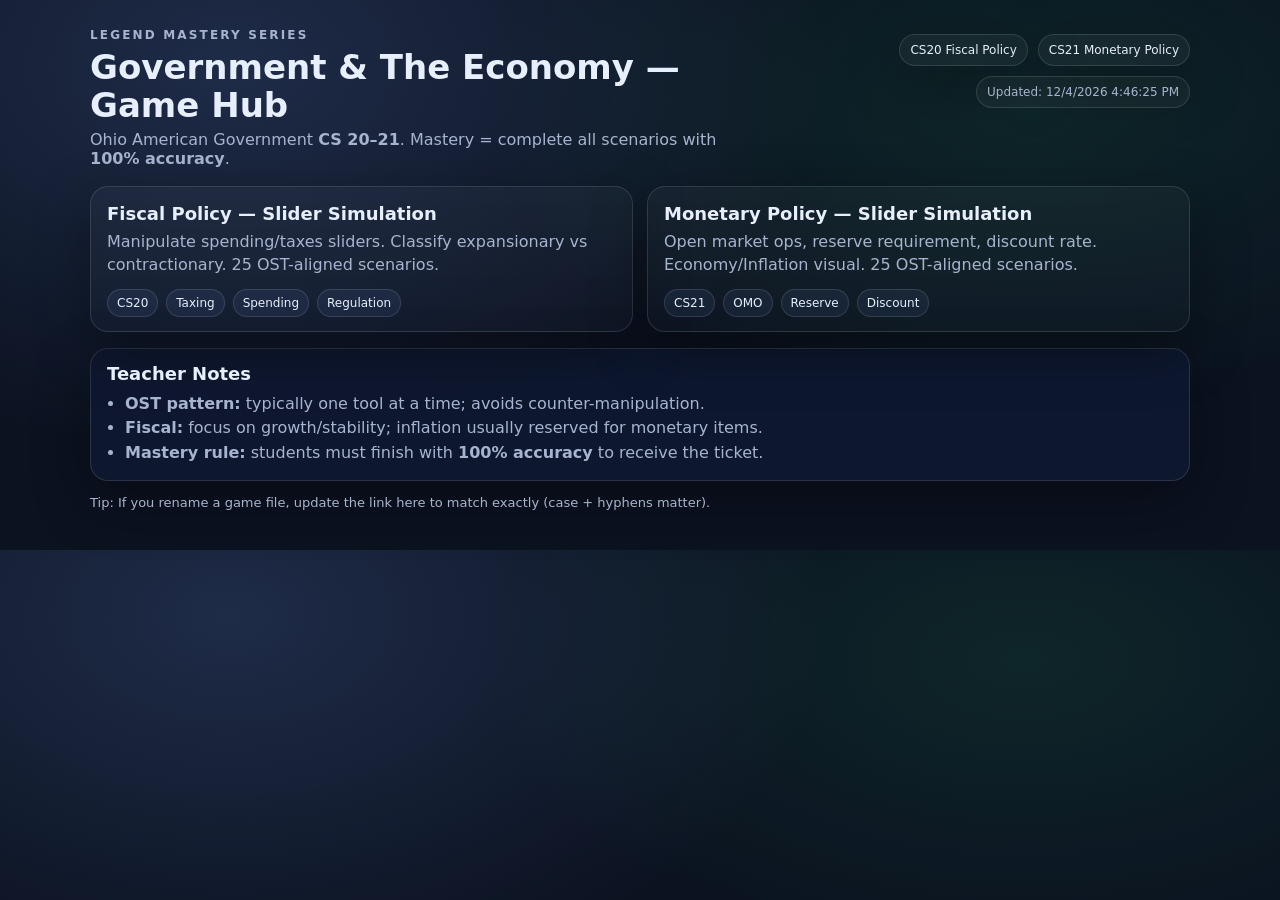
<file: index.html>
<!doctype html>
<html lang="en">
<head>
  <meta charset="utf-8" />
  <meta name="viewport" content="width=device-width,initial-scale=1" />
  <title>Government & The Economy — Mastery Hub (CS 20–21)</title>
  <link rel="stylesheet" href="./styles.css" />
  <meta name="description" content="Government & The Economy mastery games (Ohio CS 20–21)" />
</head>
<body>
  <div class="wrap">
    <header class="top">
      <div>
        <div class="kicker">LEGEND MASTERY SERIES</div>
        <h1>Government & The Economy — Game Hub</h1>
        <p class="sub">
          Ohio American Government <b>CS 20–21</b>. Mastery = complete all scenarios with <b>100% accuracy</b>.
        </p>
      </div>

      <div class="meta">
        <div class="pill">CS20 Fiscal Policy</div>
        <div class="pill">CS21 Monetary Policy</div>
        <div class="pill subtle" id="buildStamp">Updated: —</div>
      </div>
    </header>

    <section class="grid">
      <a class="card" href="./Fiscal-Policy-Slider-Game.html">
        <div class="title">Fiscal Policy — Slider Simulation</div>
        <p class="desc">
          Manipulate spending/taxes sliders. Classify expansionary vs contractionary. 25 OST-aligned scenarios.
        </p>
        <div class="tags">
          <span class="tag">CS20</span>
          <span class="tag">Taxing</span>
          <span class="tag">Spending</span>
          <span class="tag">Regulation</span>
        </div>
      </a>

      <a class="card" href="./Monetary-Policy-Slider-Game.html">
        <div class="title">Monetary Policy — Slider Simulation</div>
        <p class="desc">
          Open market ops, reserve requirement, discount rate. Economy/Inflation visual. 25 OST-aligned scenarios.
        </p>
        <div class="tags">
          <span class="tag">CS21</span>
          <span class="tag">OMO</span>
          <span class="tag">Reserve</span>
          <span class="tag">Discount</span>
        </div>
      </a>
    </section>

    <section class="panel">
      <h2>Teacher Notes</h2>
      <ul>
        <li><b>OST pattern:</b> typically one tool at a time; avoids counter-manipulation.</li>
        <li><b>Fiscal:</b> focus on growth/stability; inflation usually reserved for monetary items.</li>
        <li><b>Mastery rule:</b> students must finish with <b>100% accuracy</b> to receive the ticket.</li>
      </ul>
    </section>

    <footer class="foot">
      <div class="muted">Tip: If you rename a game file, update the link here to match exactly (case + hyphens matter).</div>
    </footer>
  </div>

  <script>
    // simple local “updated” stamp (no network)
    const d = new Date();
    document.getElementById("buildStamp").textContent =
      "Updated: " + d.toLocaleDateString() + " " + d.toLocaleTimeString();
  </script>
</body>
</html>
</file>
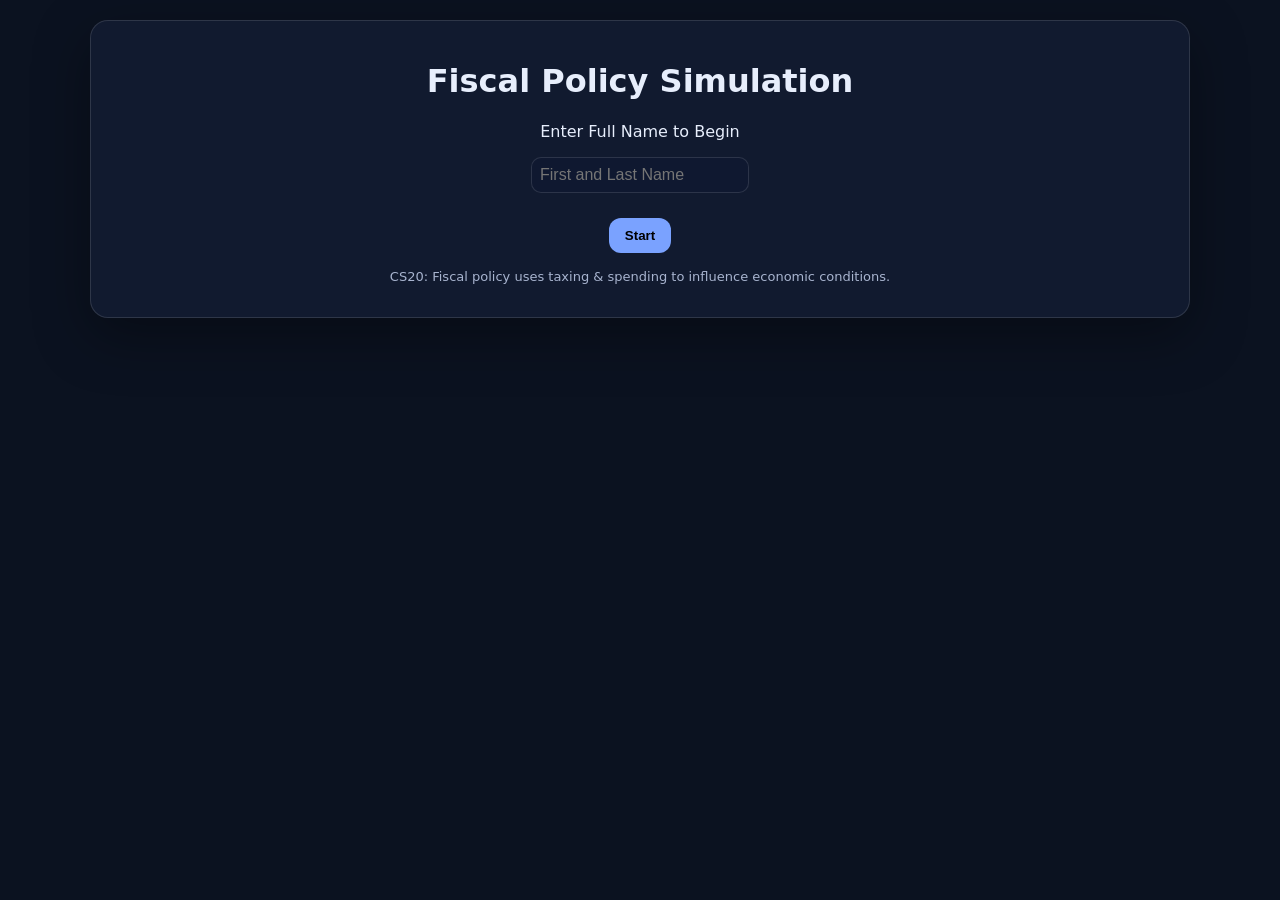
<file: Fiscal-Policy-Slider-Game.html>
<!doctype html>
<html lang="en">
<head>
<meta charset="utf-8"/>
<meta name="viewport" content="width=device-width,initial-scale=1"/>
<title>Fiscal Policy Slider Simulation — CS20</title>

<style>
:root{
  --bg:#0b1220;
  --panel:#111a2f;
  --text:#e7eefc;
  --muted:#a8b4cf;
  --accent:#7aa2ff;
  --good:#2bd576;
  --bad:#ff5c7a;
  --line:rgba(255,255,255,.12);
  --shadow:0 18px 55px rgba(0,0,0,.35);
}
*{box-sizing:border-box}
body{margin:0;background:var(--bg);color:var(--text);font-family:system-ui;text-align:center;}
.wrap{width:min(1100px,95vw);margin:20px auto;}
.panel{background:var(--panel);padding:20px;border-radius:18px;border:1px solid var(--line);box-shadow:var(--shadow);}
input{padding:8px;border-radius:10px;border:1px solid var(--line);background:#0f1830;color:var(--text);font-size:16px;outline:none;}
button{padding:10px 16px;border:none;border-radius:12px;margin:6px;cursor:pointer;font-weight:800}
button:disabled{opacity:.4;cursor:not-allowed;}
.good{background:var(--good);}
.bad{background:var(--bad);}
.primary{background:var(--accent);color:#000;}
.slider-wrap{display:flex;justify-content:center;gap:80px;margin:26px 0 18px;}
.slider-block{display:flex;flex-direction:column;align-items:center;gap:8px;}
input[type=range]{writing-mode:bt-lr;-webkit-appearance:slider-vertical;width:10px;height:260px;}
.economy{
  margin:14px auto 6px;
  width:150px;height:150px;
  background:var(--accent);
  display:flex;align-items:center;justify-content:center;
  border-radius:14px;transition:.22s;
  font-weight:900; letter-spacing:.08em;
}
.meta{font-size:14px;color:var(--muted);margin-bottom:10px;}
.hidden{display:none;}
.instructions{font-size:14px;color:var(--muted);margin:0 0 14px;line-height:1.35;}
.small{font-size:13px;color:var(--muted);margin-top:10px;}
hr{border:none;border-top:1px solid var(--line);margin:14px 0;}
.ticketBox{
  width:min(900px,92vw);
  margin:14px auto 0;
  text-align:left;
}
.ticketActions{display:flex;gap:10px;flex-wrap:wrap;justify-content:center;margin-top:10px;}
textarea{
  width:100%;
  min-height:170px;
  resize:vertical;
  padding:12px;
  border-radius:14px;
  border:1px solid var(--line);
  background:#0f1830;
  color:var(--text);
  font-family:ui-monospace,SFMono-Regular,Menlo,Monaco,Consolas,"Liberation Mono","Courier New",monospace;
  font-size:13px;
  line-height:1.35;
}
.notice{color:var(--muted);font-size:13px;margin-top:8px;}
</style>
</head>
<body>
<div class="wrap">

<div id="startScreen" class="panel">
  <h1>Fiscal Policy Simulation</h1>
  <p>Enter Full Name to Begin</p>
  <input id="studentName" placeholder="First and Last Name" autocomplete="name"/>
  <br><br>
  <button class="primary" onclick="startGame()">Start</button>
  <p class="small">CS20: Fiscal policy uses taxing & spending to influence economic conditions.</p>
</div>

<div id="gameScreen" class="hidden">
  <div class="meta">
    <span id="timestamp"></span> |
    Time: <span id="timer">0</span>s |
    Accuracy: <span id="accuracy">100</span>%
  </div>

  <div class="panel">
    <h2 id="scenario"></h2>

    <div class="instructions">
      <b>Directions:</b> First, manipulate at least one tool (Spending or Taxes).<br>
      Then choose <b>Expansionary</b> or <b>Contractionary</b> correctly to advance.
    </div>

    <div class="slider-wrap">
      <div class="slider-block">
        <div><b>Increase Spending ↑</b></div>
        <input type="range" min="-100" max="100" value="0" id="spending">
        <div>Decrease Spending ↓</div>
      </div>

      <div class="slider-block">
        <div><b>Increase Taxes ↑</b></div>
        <input type="range" min="-100" max="100" value="0" id="taxes">
        <div>Decrease Taxes ↓</div>
      </div>
    </div>

    <div class="economy" id="economyBox">ECONOMY</div>

    <hr>

    <button id="expandBtn" class="good" disabled onclick="submitAnswer('Expansionary')">Expansionary</button>
    <button id="contractBtn" class="bad" disabled onclick="submitAnswer('Contractionary')">Contractionary</button>

    <p id="feedback"></p>
  </div>
</div>

<div id="finishScreen" class="panel hidden">
  <h2 id="finishTitle">Result</h2>
  <div class="ticketBox">
    <textarea id="ticketText" readonly></textarea>
    <div class="ticketActions">
      <button class="primary" onclick="copyTicket()">Copy Ticket</button>
      <button onclick="restart()">Restart</button>
    </div>
    <div class="notice">Tip: Students can paste this ticket into your Google Form submission.</div>
  </div>
</div>

</div>

<script>
/* ----- Scenarios (25) ----- */
const SCENARIOS_MASTER = [
  {q:"A recession hits. Congress launches a nationwide highway building program to create jobs and increase demand.", a:"Expansionary"},
  {q:"The President promises to increase the child tax deduction to put more money back into households.", a:"Expansionary"},
  {q:"During COVID-era long unemployment, Congress repeatedly extends unemployment benefits to support consumer spending.", a:"Expansionary"},
  {q:"Consumer spending slows and layoffs rise. Congress approves stimulus checks funded by higher federal outlays.", a:"Expansionary"},
  {q:"Businesses delay hiring. Congress creates new tax credits for companies that expand payroll.", a:"Expansionary"},
  {q:"A major natural disaster damages infrastructure. Federal spending rises for rebuilding and emergency aid.", a:"Expansionary"},
  {q:"The economy shows weak growth. Congress reduces payroll taxes to increase take-home pay.", a:"Expansionary"},
  {q:"A downturn spreads. Congress increases funding for job training and public works programs.", a:"Expansionary"},
  {q:"Housing construction collapses. Congress offers temporary tax deductions for home purchases or renovations.", a:"Expansionary"},
  {q:"Industrial output falls. Congress increases government orders and purchases to keep factories running.", a:"Expansionary"},
  {q:"Growth is too rapid and policymakers worry about overheating. Congress raises income tax rates.", a:"Contractionary"},
  {q:"Prices are rising too quickly. Congress cuts discretionary federal spending to reduce demand pressure.", a:"Contractionary"},
  {q:"A budget deficit grows quickly. Congress reduces funding for non-essential programs to slow spending growth.", a:"Contractionary"},
  {q:"Strong demand is pushing prices upward. Congress increases corporate taxes to slow expansion.", a:"Contractionary"},
  {q:"The economy is expanding too fast. Congress removes certain tax deductions, increasing overall tax burden.", a:"Contractionary"},
  {q:"Inflation concerns rise. Congress delays or cancels a major spending package.", a:"Contractionary"},
  {q:"The economy is overheating. Congress increases excise taxes on goods to reduce consumption.", a:"Contractionary"},
  {q:"Rapid expansion is creating shortages. Congress reduces federal grants and spending to cool growth.", a:"Contractionary"},
  {q:"Policymakers seek to slow growth. Congress increases payroll taxes to reduce disposable income.", a:"Contractionary"},
  {q:"A boom leads to asset bubbles. Congress raises capital gains taxes to dampen speculative demand.", a:"Contractionary"},
  {q:"Unemployment rises sharply. Congress increases unemployment benefits.", a:"Expansionary"},
  {q:"GDP declines for two quarters. Federal spending increases.", a:"Expansionary"},
  {q:"Prices rise too fast. Government spending decreases.", a:"Contractionary"},
  {q:"Economic growth exceeds sustainable levels. Federal taxes increase.", a:"Contractionary"},
  {q:"GDP falling. Spending increases.", a:"Expansionary"},
];

/* ----- State ----- */
let scenarios = [];
let index=0, correct=0, attempts=0, timer=0, interval;
let toolUsed=false;

let startStamp = null;   // Date object
let endStamp = null;     // Date object
let ticketId = "";

function shuffle(arr){
  const a = arr.slice();
  for(let i=a.length-1;i>0;i--){
    const j = Math.floor(Math.random()*(i+1));
    [a[i],a[j]]=[a[j],a[i]];
  }
  return a;
}

function startGame(){
  const name = studentName.value.trim();
  if(!name) return alert("Enter full name.");

  scenarios = shuffle(SCENARIOS_MASTER);
  index=0; correct=0; attempts=0; timer=0;
  toolUsed=false;

  startStamp = new Date();
  ticketId = "FISCAL-" + Math.random().toString(36).substring(2,8).toUpperCase();

  startScreen.classList.add("hidden");
  finishScreen.classList.add("hidden");
  gameScreen.classList.remove("hidden");

  timestamp.textContent = "Started: " + startStamp.toLocaleString();
  accuracy.textContent = "100";
  timerEl().textContent = "0";

  loadScenario();

  clearInterval(interval);
  interval=setInterval(()=>{timer++;timerEl().textContent=timer;},1000);
}

function timerEl(){ return document.getElementById("timer"); }

function loadScenario(){
  scenario.textContent = scenarios[index].q;
  feedback.textContent = "";
  spending.value = 0;
  taxes.value = 0;

  toolUsed = false;
  expandBtn.disabled = true;
  contractBtn.disabled = true;
  updateEconomy();
}

document.querySelectorAll("input[type=range]").forEach(s=>{
  s.addEventListener("input", ()=>{
    toolUsed=true;
    expandBtn.disabled=false;
    contractBtn.disabled=false;
    updateEconomy();
  });
});

function updateEconomy(){
  // Spending ↑ expands
  // Taxes ↑ contracts (per your corrected fiscal logic)
  const net = parseInt(spending.value) - parseInt(taxes.value);
  let size = 150 + net/2;
  size = Math.max(90, Math.min(240, size));
  economyBox.style.width = size + "px";
  economyBox.style.height = size + "px";
}

function submitAnswer(choice){
  if(!toolUsed) return;

  attempts++;
  if(choice === scenarios[index].a){
    correct++;
    index++;

    updateAccuracy();

    if(index >= scenarios.length){
      endRun();
      return;
    }
    loadScenario();
  } else {
    updateAccuracy();
    feedback.textContent = "Hint: Expansionary = ↑spending OR ↓taxes. Contractionary = ↓spending OR ↑taxes.";
  }
}

function updateAccuracy(){
  const pct = Math.round((correct/attempts)*100);
  accuracy.textContent = isFinite(pct) ? pct : 100;
}

function endRun(){
  clearInterval(interval);
  endStamp = new Date();

  const passed = (correct === attempts) && (attempts === scenarios.length);
  const finalAccuracy = Math.round((correct/attempts)*100);

  gameScreen.classList.add("hidden");
  finishScreen.classList.remove("hidden");
  finishTitle.textContent = passed ? "100% Perfect Run!" : "Run Complete (Not Passed)";

  const ticket =
`LEGEND MASTERy — CS20 Fiscal Policy
-----------------------------------
Name: ${studentName.value.trim()}
Ticket ID: ${ticketId}

Start:  ${startStamp.toLocaleString()}
Finish: ${endStamp.toLocaleString()}
Elapsed: ${timer} seconds

Passed: ${passed ? "YES" : "NO"}
Accuracy: ${finalAccuracy}%
Correct/Attempts: ${correct}/${attempts}
Scenarios: ${scenarios.length}

(Submit this ticket to your teacher.)`;

  ticketText.value = ticket;

  // If not passed, make it obvious and don’t pretend success
  if(!passed){
    alert("This run is NOT a pass. Ticket requires 100% accuracy (perfect run).");
  }
}

async function copyTicket(){
  try{
    await navigator.clipboard.writeText(ticketText.value);
  }catch(e){
    // fallback
    ticketText.focus();
    ticketText.select();
    document.execCommand("copy");
  }
  alert("Ticket copied!");
}

function restart(){
  clearInterval(interval);
  finishScreen.classList.add("hidden");
  gameScreen.classList.add("hidden");
  startScreen.classList.remove("hidden");
}
</script>
</body>
</html>
</file>
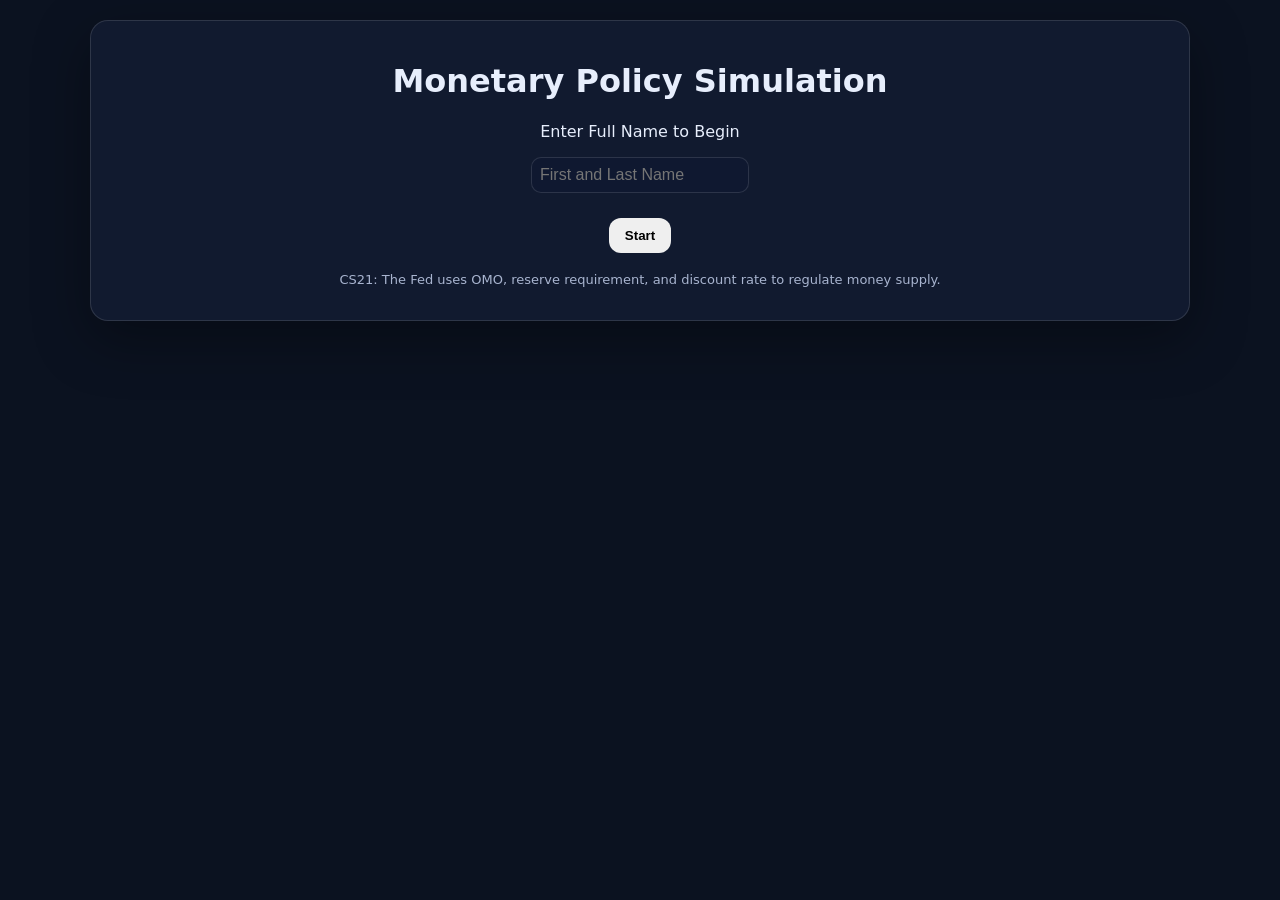
<file: Monetary-Policy-Slider-Game.html>
<!doctype html>
<html lang="en">
<head>
<meta charset="utf-8"/>
<meta name="viewport" content="width=device-width,initial-scale=1"/>
<title>Monetary Policy Slider Simulation — CS21</title>

<style>
:root{
  --bg:#0b1220;
  --panel:#111a2f;
  --text:#e7eefc;
  --muted:#a8b4cf;
  --good:#2bd576;
  --bad:#ff5c7a;
  --accent:#7aa2ff;
  --line:rgba(255,255,255,.12);
  --shadow:0 18px 55px rgba(0,0,0,.35);
}
*{box-sizing:border-box}
body{margin:0;background:var(--bg);color:var(--text);font-family:system-ui;text-align:center;}
.panel{background:var(--panel);margin:20px auto;padding:20px;border-radius:18px;width:min(1100px,95vw);border:1px solid var(--line);box-shadow:var(--shadow);}
input{padding:8px;border-radius:10px;border:1px solid var(--line);background:#0f1830;color:var(--text);font-size:16px;outline:none;}
input[type=range]{writing-mode:bt-lr;-webkit-appearance:slider-vertical;width:10px;height:260px;}
.slider-wrap{display:flex;justify-content:center;gap:60px;margin:26px 0 18px;}
.economy{
  margin:14px auto 6px;
  width:160px;height:160px;
  background:var(--accent);
  display:flex;align-items:center;justify-content:center;
  border-radius:14px;transition:.22s;
  font-weight:900; letter-spacing:.05em;
}
button{padding:10px 16px;border:none;border-radius:12px;margin:6px;cursor:pointer;font-weight:800}
button:disabled{opacity:.4;cursor:not-allowed;}
.good{background:var(--good);} /* Expansionary */
.bad{background:var(--bad);}   /* Contractionary */
.hidden{display:none;}
.instructions{font-size:14px;color:var(--muted);margin:0 0 14px;line-height:1.35;}
.meta{font-size:14px;color:var(--muted);margin-bottom:10px;}
.small{font-size:13px;color:var(--muted);}
hr{border:none;border-top:1px solid var(--line);margin:14px 0;}
.ticketBox{
  width:min(900px,92vw);
  margin:14px auto 0;
  text-align:left;
}
.ticketActions{display:flex;gap:10px;flex-wrap:wrap;justify-content:center;margin-top:10px;}
textarea{
  width:100%;
  min-height:170px;
  resize:vertical;
  padding:12px;
  border-radius:14px;
  border:1px solid var(--line);
  background:#0f1830;
  color:var(--text);
  font-family:ui-monospace,SFMono-Regular,Menlo,Monaco,Consolas,"Liberation Mono","Courier New",monospace;
  font-size:13px;
  line-height:1.35;
}
.notice{color:var(--muted);font-size:13px;margin-top:8px;}
</style>
</head>
<body>

<div id="startScreen" class="panel">
  <h1>Monetary Policy Simulation</h1>
  <p>Enter Full Name to Begin</p>
  <input id="studentName" placeholder="First and Last Name" autocomplete="name"/>
  <br><br>
  <button onclick="startGame()">Start</button>
  <p class="small">CS21: The Fed uses OMO, reserve requirement, and discount rate to regulate money supply.</p>
</div>

<div id="gameScreen" class="panel hidden">
  <div class="meta">
    <span id="timestamp"></span> |
    Time: <span id="timer">0</span>s |
    Accuracy: <span id="accuracy">100</span>%
  </div>

  <h2 id="scenario"></h2>

  <div class="instructions">
    <b>Directions:</b> Manipulate at least one monetary tool, then choose the correct policy.<br>
    Expansionary: buy securities / lower reserve / lower discount. Contractionary: sell / raise / raise.
  </div>

  <div class="slider-wrap">
    <div>
      <label><b>Buy Securities ↑</b></label><br>
      <input type="range" min="-100" max="100" value="0" id="omo"><br>
      <label>Sell Securities ↓</label>
    </div>

    <div>
      <label><b>Raise Reserve ↑</b></label><br>
      <input type="range" min="-100" max="100" value="0" id="reserve"><br>
      <label>Lower Reserve ↓</label>
    </div>

    <div>
      <label><b>Raise Discount ↑</b></label><br>
      <input type="range" min="-100" max="100" value="0" id="discount"><br>
      <label>Lower Discount ↓</label>
    </div>
  </div>

  <div class="economy" id="econBox">ECON / INFL</div>

  <hr>

  <button id="expandBtn" class="good" disabled onclick="submitAnswer('Expansionary')">Expansionary</button>
  <button id="contractBtn" class="bad" disabled onclick="submitAnswer('Contractionary')">Contractionary</button>

  <p id="feedback"></p>
</div>

<div id="finishScreen" class="panel hidden">
  <h2 id="finishTitle">Result</h2>
  <div class="ticketBox">
    <textarea id="ticketText" readonly></textarea>
    <div class="ticketActions">
      <button class="primary" onclick="copyTicket()" style="background:var(--accent);color:#000;">Copy Ticket</button>
      <button onclick="restart()">Restart</button>
    </div>
    <div class="notice">Tip: Students can paste this ticket into your Google Form submission.</div>
  </div>
</div>

<script>
const SCENARIOS_MASTER = [
  {q:"A recession begins and unemployment rises. The Fed buys government securities to inject money into banks.", a:"Expansionary"},
  {q:"Inflation is accelerating. The Fed sells securities to pull money out of the banking system.", a:"Contractionary"},
  {q:"Credit is tight and businesses can’t borrow. The Fed lowers the discount rate to encourage bank lending.", a:"Expansionary"},
  {q:"Prices keep rising and demand is too strong. The Fed raises the discount rate to slow borrowing.", a:"Contractionary"},
  {q:"Banks are holding back loans during a downturn. The Fed lowers the reserve requirement.", a:"Expansionary"},
  {q:"The economy is overheating and lending is excessive. The Fed raises the reserve requirement.", a:"Contractionary"},
  {q:"A slowdown spreads across multiple industries. The Fed buys bonds to increase the money supply.", a:"Expansionary"},
  {q:"Inflation remains high despite growth. The Fed sells bonds to reduce money supply.", a:"Contractionary"},
  {q:"Consumers stop buying big-ticket items. The Fed lowers the discount rate to reduce interest rates.", a:"Expansionary"},
  {q:"Rapid price increases threaten stability. The Fed raises the discount rate to increase interest rates.", a:"Contractionary"},
  {q:"During a recession, the Fed wants banks making more loans. It reduces reserve requirements.", a:"Expansionary"},
  {q:"During high inflation, the Fed wants fewer loans. It increases reserve requirements.", a:"Contractionary"},
  {q:"The Fed wants to stimulate investment quickly. It buys securities on the open market.", a:"Expansionary"},
  {q:"The Fed wants to slow spending quickly. It sells securities on the open market.", a:"Contractionary"},
  {q:"Unemployment rises and GDP shrinks. The Fed takes action resulting in lower interest rates.", a:"Expansionary"},
  {q:"Inflation rises and the Fed takes action resulting in higher interest rates.", a:"Contractionary"},
  {q:"Recession deepens. The Fed buys bonds.", a:"Expansionary"},
  {q:"Inflation spike. The Fed sells bonds.", a:"Contractionary"},
  {q:"Banks need liquidity. Discount rate lowered.", a:"Expansionary"},
  {q:"Prices surging. Discount rate raised.", a:"Contractionary"},
  {q:"Lending slows. Reserve requirement lowered.", a:"Expansionary"},
  {q:"Money supply too large. Reserve requirement raised.", a:"Contractionary"},
  {q:"Economic slowdown. Fed buys securities.", a:"Expansionary"},
  {q:"Economy overheating. Fed sells securities.", a:"Contractionary"},
  {q:"Businesses struggling to borrow. Fed lowers discount rate.", a:"Expansionary"},
];

let scenarios = [];
let index=0, correct=0, attempts=0, timer=0, interval;
let toolUsed=false;

let startStamp=null;
let endStamp=null;
let ticketId="";

function shuffle(arr){
  const a = arr.slice();
  for(let i=a.length-1;i>0;i--){
    const j = Math.floor(Math.random()*(i+1));
    [a[i],a[j]]=[a[j],a[i]];
  }
  return a;
}

function startGame(){
  const name = studentName.value.trim();
  if(!name) return alert("Enter full name.");

  scenarios = shuffle(SCENARIOS_MASTER);
  index=0; correct=0; attempts=0; timer=0;
  toolUsed=false;

  startStamp = new Date();
  ticketId = "MON-" + Math.random().toString(36).substring(2,8).toUpperCase();

  startScreen.classList.add("hidden");
  finishScreen.classList.add("hidden");
  gameScreen.classList.remove("hidden");

  timestamp.textContent = "Started: " + startStamp.toLocaleString();
  accuracy.textContent = "100";
  document.getElementById("timer").textContent = "0";

  loadScenario();

  clearInterval(interval);
  interval=setInterval(()=>{timer++;document.getElementById("timer").textContent=timer;},1000);
}

function loadScenario(){
  scenario.textContent=scenarios[index].q;
  feedback.textContent="";
  omo.value=0; reserve.value=0; discount.value=0;
  toolUsed=false;
  expandBtn.disabled=true;
  contractBtn.disabled=true;
  updateEconomy();
}

document.querySelectorAll("input[type=range]").forEach(s=>{
  s.addEventListener("input", ()=>{
    toolUsed=true;
    expandBtn.disabled=false;
    contractBtn.disabled=false;
    updateEconomy();
  });
});

function updateEconomy(){
  // OMO: up=Buy expands, down=Sell contracts -> use as-is
  // Reserve/Discount labels are Raise ↑ / Lower ↓, but we want:
  // Raise contracts, Lower expands -> invert their contribution.
  const omoVal = parseInt(omo.value);
  const reserveVal = parseInt(reserve.value);
  const discountVal = parseInt(discount.value);

  const net = omoVal - reserveVal - discountVal;

  let size = 160 + net/3;
  size = Math.max(95, Math.min(255, size));
  econBox.style.width=size+"px";
  econBox.style.height=size+"px";
}

function submitAnswer(choice){
  if(!toolUsed) return;

  attempts++;
  if(choice===scenarios[index].a){
    correct++;
    index++;

    updateAccuracy();

    if(index>=scenarios.length){
      endRun();
      return;
    }
    loadScenario();
  }else{
    updateAccuracy();
    feedback.textContent="Hint: Buy securities / lower reserve / lower discount = Expansion. Sell / raise reserve / raise discount = Contract.";
  }
}

function updateAccuracy(){
  const pct = Math.round((correct/attempts)*100);
  accuracy.textContent = isFinite(pct) ? pct : 100;
}

function endRun(){
  clearInterval(interval);
  endStamp = new Date();

  const passed = (correct === attempts) && (attempts === scenarios.length);
  const finalAccuracy = Math.round((correct/attempts)*100);

  gameScreen.classList.add("hidden");
  finishScreen.classList.remove("hidden");
  finishTitle.textContent = passed ? "100% Perfect Run!" : "Run Complete (Not Passed)";

  const ticket =
`LEGEND MASTERy — CS21 Monetary Policy
-------------------------------------
Name: ${studentName.value.trim()}
Ticket ID: ${ticketId}

Start:  ${startStamp.toLocaleString()}
Finish: ${endStamp.toLocaleString()}
Elapsed: ${timer} seconds

Passed: ${passed ? "YES" : "NO"}
Accuracy: ${finalAccuracy}%
Correct/Attempts: ${correct}/${attempts}
Scenarios: ${scenarios.length}

(Submit this ticket to your teacher.)`;

  ticketText.value = ticket;

  if(!passed){
    alert("This run is NOT a pass. Ticket requires 100% accuracy (perfect run).");
  }
}

async function copyTicket(){
  try{
    await navigator.clipboard.writeText(ticketText.value);
  }catch(e){
    ticketText.focus();
    ticketText.select();
    document.execCommand("copy");
  }
  alert("Ticket copied!");
}

function restart(){
  clearInterval(interval);
  finishScreen.classList.add("hidden");
  gameScreen.classList.add("hidden");
  startScreen.classList.remove("hidden");
}
</script>
</body>
</html>
</file>
<file: styles.css>
:root{
  --bg:#0b1220;
  --card:#111a2e;
  --panel:#0f1830;
  --text:#e7eefc;
  --muted:#a8b4cf;
  --accent:#7aa2ff;
  --border:rgba(255,255,255,.12);
  --shadow:0 18px 55px rgba(0,0,0,.35);
  --r:18px;
}

*{box-sizing:border-box}

body{
  margin:0;
  font-family:system-ui,-apple-system,Segoe UI,Roboto,Arial,sans-serif;
  background:
    radial-gradient(1000px 650px at 18% 12%, rgba(122,162,255,.18), transparent 60%),
    radial-gradient(900px 500px at 80% 20%, rgba(43,213,118,.10), transparent 60%),
    var(--bg);
  color:var(--text);
}

.wrap{width:min(1100px,92vw);margin:28px auto 40px;}

.top{
  display:flex;
  gap:18px;
  align-items:flex-start;
  justify-content:space-between;
  margin-bottom:18px;
}

.kicker{
  letter-spacing:.18em;
  font-size:12px;
  color:var(--muted);
  font-weight:800;
}

h1{
  margin:6px 0 6px;
  font-size:34px;
  line-height:1.12;
}

.sub{
  margin:0;
  color:var(--muted);
  max-width:62ch;
}

.meta{
  display:flex;
  gap:10px;
  flex-wrap:wrap;
  justify-content:flex-end;
  margin-top:6px;
}

.pill{
  padding:8px 10px;
  border-radius:999px;
  border:1px solid var(--border);
  background:rgba(255,255,255,.04);
  box-shadow:var(--shadow);
  font-size:12px;
  color:var(--text);
  white-space:nowrap;
}

.pill.subtle{
  color:var(--muted);
  box-shadow:none;
}

.grid{
  display:grid;
  grid-template-columns:repeat(2,minmax(0,1fr));
  gap:14px;
  margin:18px 0 16px;
}

@media (max-width:860px){
  .top{flex-direction:column}
  .meta{justify-content:flex-start}
  .grid{grid-template-columns:1fr}
}

.card{
  display:block;
  text-decoration:none;
  color:inherit;
  background:linear-gradient(180deg, rgba(255,255,255,.03), rgba(255,255,255,.015));
  border:1px solid var(--border);
  border-radius:var(--r);
  padding:16px 16px 14px;
  box-shadow:var(--shadow);
  transition:transform .12s ease, border-color .12s ease;
}

.card:hover{
  transform:translateY(-2px);
  border-color:rgba(122,162,255,.55);
}

.title{
  font-weight:900;
  font-size:18px;
  margin-bottom:6px;
}

.desc{
  margin:0 0 12px;
  color:var(--muted);
  line-height:1.45;
}

.tags{
  display:flex;
  gap:8px;
  flex-wrap:wrap;
}

.tag{
  font-size:12px;
  padding:6px 9px;
  border-radius:999px;
  border:1px solid var(--border);
  background:rgba(122,162,255,.08);
  color:var(--text);
}

.panel{
  background:rgba(15,24,48,.92);
  border:1px solid var(--border);
  border-radius:var(--r);
  padding:14px 16px;
  box-shadow:var(--shadow);
}

.panel h2{
  margin:0 0 8px;
  font-size:18px;
}

.panel ul{
  margin:0;
  padding-left:18px;
  color:var(--muted);
  line-height:1.55;
}

.foot{
  margin-top:14px;
  color:var(--muted);
  font-size:13px;
}

.muted{color:var(--muted)}
</file>
